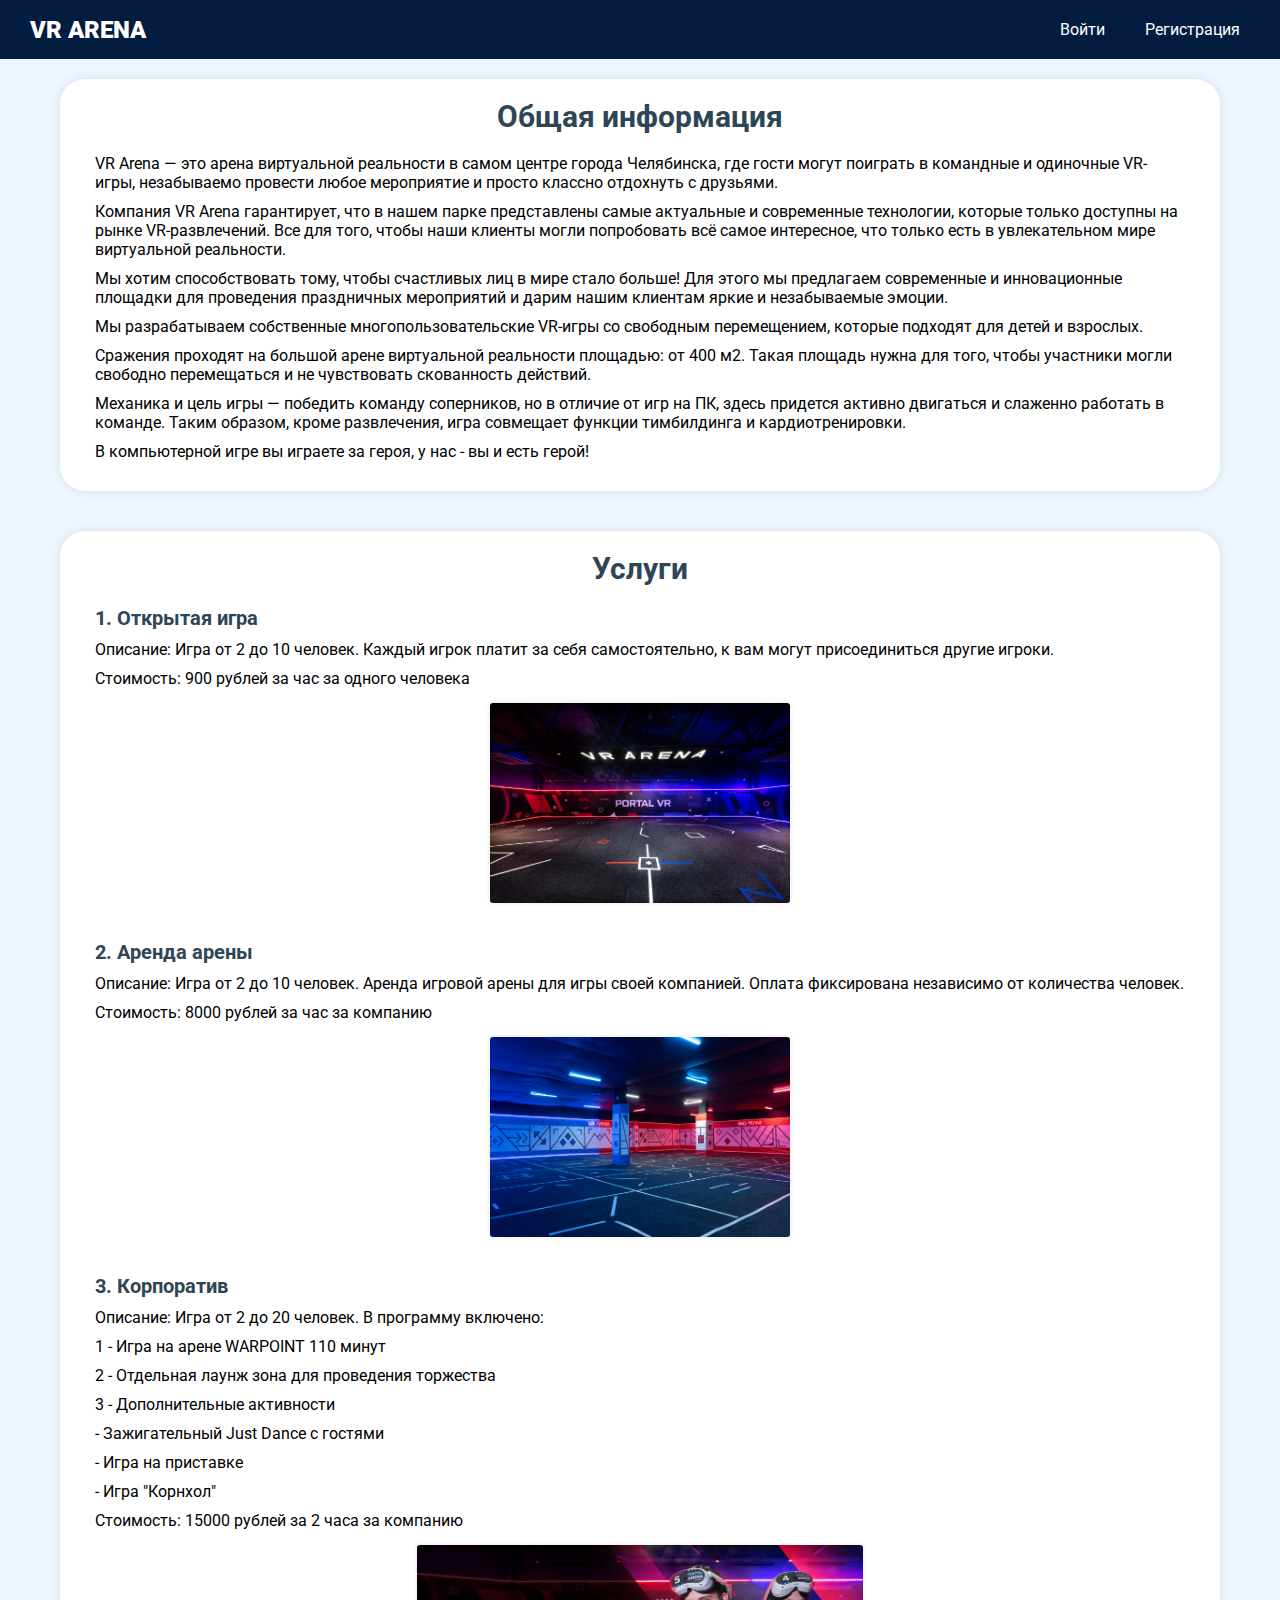
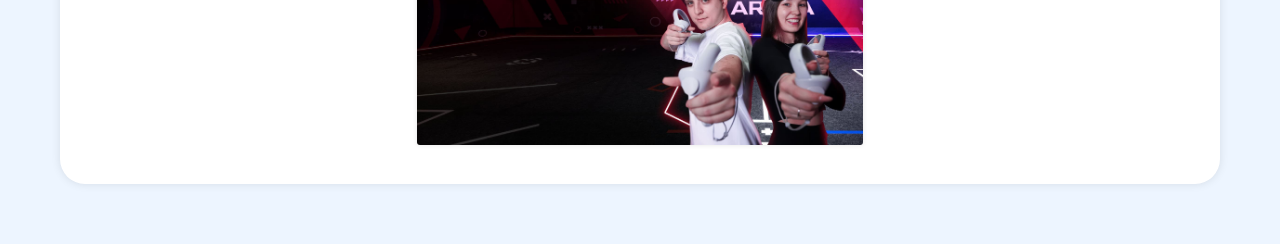
<file: index.html>
<!DOCTYPE html>
<html lang="ru">

<head>
    <meta charset="UTF-8">
    <meta name="viewport" content="width=device-width, initial-scale=1.0">
    <title>VR Arena</title>
    <link rel="stylesheet" href="./style/styles.css">
    <script src="https://ajax.googleapis.com/ajax/libs/jquery/3.7.1/jquery.min.js"></script>
</head>

<body>
    <header class="header">
        <div class="logo">VR ARENA</div>
        <nav class="nav">
            <a href="./login.html">Войти</a>
            <a href="./register.html">Регистрация</a>
        </nav>
    </header>

    <div class="container">
        <div class="welcome">
            <h2>Общая информация</h2>
            <p> 
                VR Arena  — это арена виртуальной реальности в самом центре города Челябинска, где гости могут поиграть в командные и одиночные VR-игры, незабываемо провести любое мероприятие и просто классно отдохнуть с друзьями.
            </p>
            <p>
                Компания VR Arena гарантирует, что в нашем парке представлены самые актуальные и современные технологии, которые только доступны на рынке VR-развлечений. Все для того, чтобы наши клиенты могли попробовать всё самое интересное, что только есть в увлекательном мире виртуальной реальности.
            </p>
            <p>
                Мы хотим способствовать тому, чтобы счастливых лиц в мире стало больше! Для этого мы предлагаем современные и инновационные площадки для проведения праздничных мероприятий и дарим нашим клиентам яркие и незабываемые эмоции.
            </p>
            <p>
                Мы разрабатываем собственные многопользовательские VR-игры со свободным перемещением, которые подходят для детей и взрослых.
            </p>
            <p>
                Сражения проходят на большой арене виртуальной реальности площадью: от 400 м2. Такая площадь нужна для того, чтобы участники могли свободно перемещаться и не чувствовать скованность действий.
            </p>
            <p>
                Механика и цель игры — победить команду соперников, но в отличие от игр на ПК, здесь придется активно двигаться и слаженно работать в команде. Таким образом, кроме развлечения, игра совмещает функции тимбилдинга и кардиотренировки.
            </p>
            <p>
                В компьютерной игре вы играете за героя, у нас - вы и есть герой!
            </p>
        </div>
        <div class="welcome">
            <h2>Услуги</h2>
            <h3>
                1.	Открытая игра
            </h3>
            <p> 
                Описание: Игра от 2 до 10 человек. Каждый игрок платит за себя самостоятельно, к вам могут присоединиться другие игроки.     
            </p>
            <p>
                Стоимость: 900 рублей за час за одного человека
            </p>
            <div class="card-image-container">
                <img src="/img/arena1.jpg" alt="Card image" class="card-image">
            </div>

            <br>

            <h3>
                2.	Аренда арены
            </h3>
            <p> 
                Описание: Игра от 2 до 10 человек. Аренда игровой арены для игры своей компанией. Оплата фиксирована независимо от количества человек.                        
            </p>
            <p>
                Стоимость: 8000 рублей за час за компанию
            </p>
            <div class="card-image-container">
                <img src="/img/arena2.jpg" alt="Card image" class="card-image">
            </div>

            <br>

            <h3>
                3.	Корпоратив
            </h3>
            <p>Описание: Игра от 2 до 20 человек. В программу включено:</p>
            <p>1 - Игра на арене WARPOINT 110 минут</p>
            <p>2 - Отдельная лаунж зона для проведения торжества</p>
            <p>3 - Дополнительные активности</p>
            <p>- Зажигательный Just Dance с гостями</p>
            <p>- Игра на приставке</p>
            <p>- Игра "Корнхол"</p>
            <p>Стоимость: 15000 рублей за 2 часа за компанию</p>
            <div class="card-image-container">
                <img src="/img/arena3.jpg" alt="Card image" class="card-image">
            </div>
        </div>
    </div>

    <script src="./js/script.js"></script>
</body>

</html>
</file>
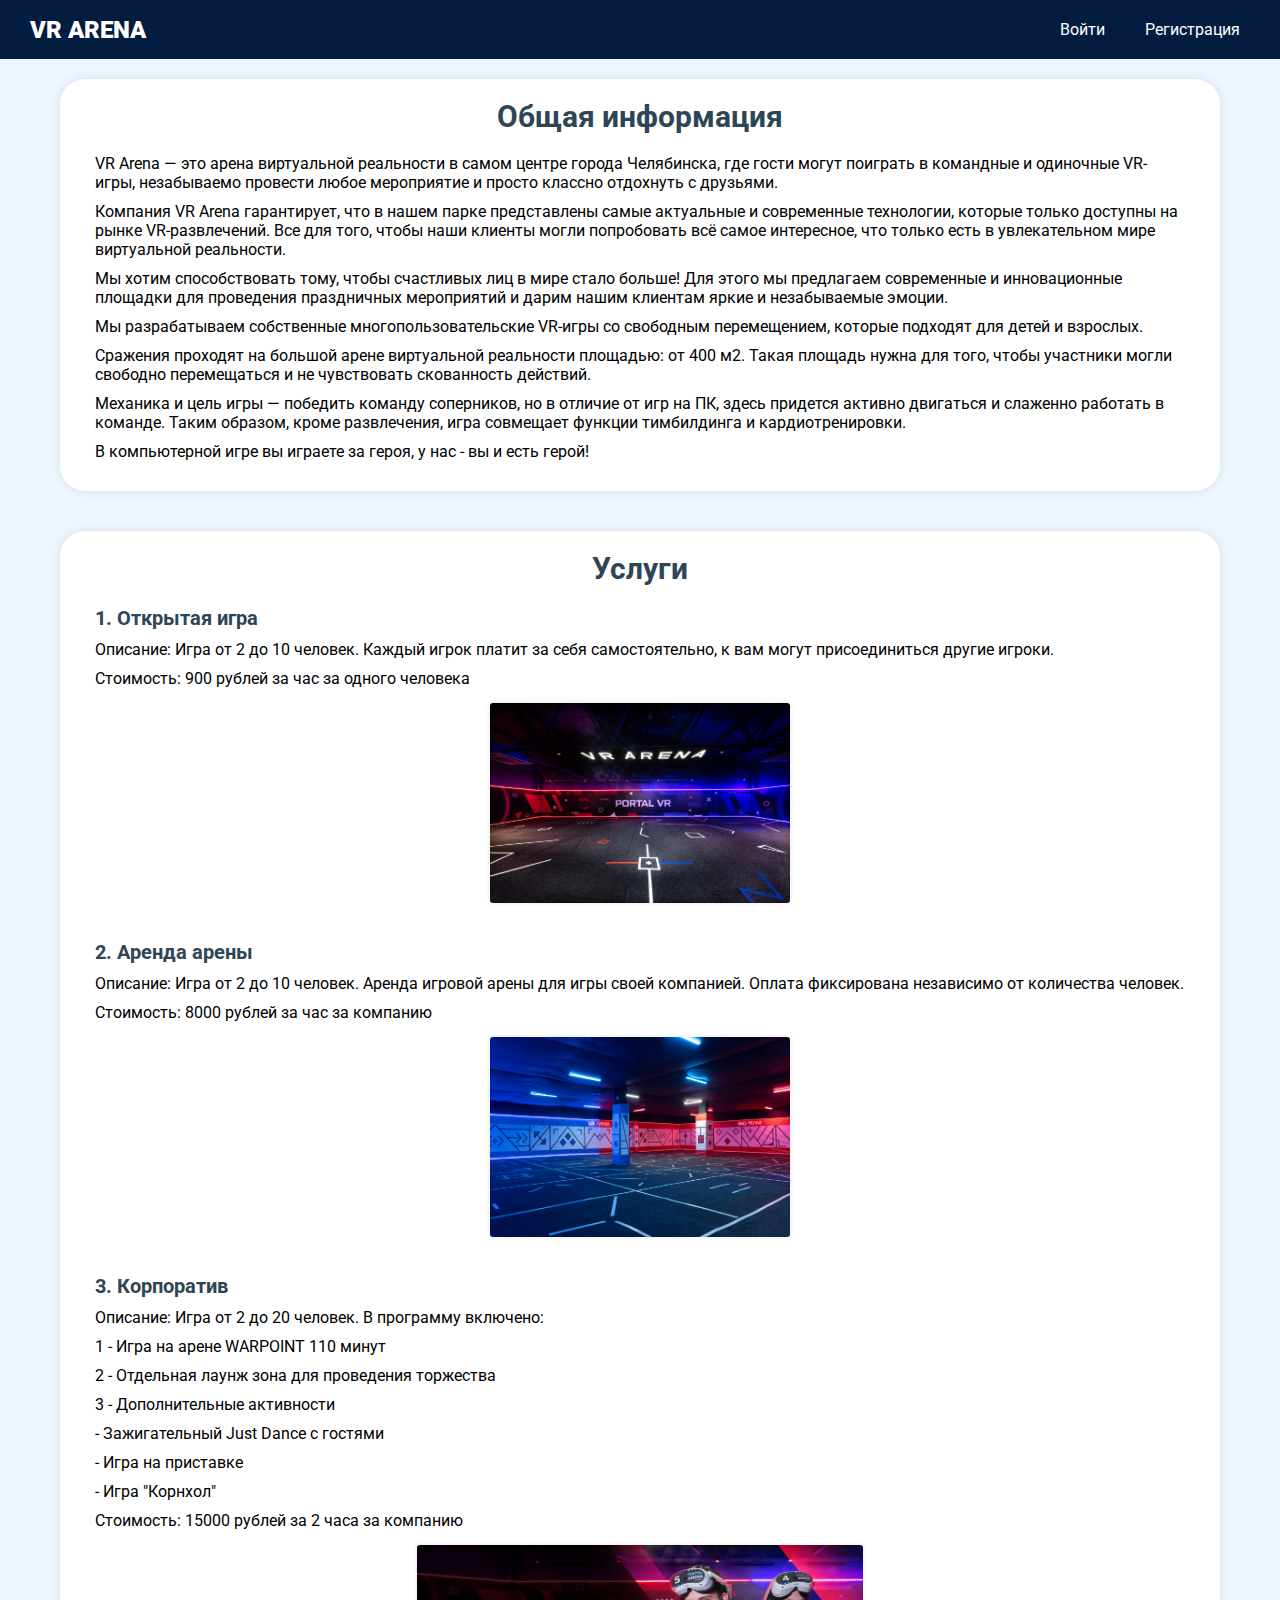
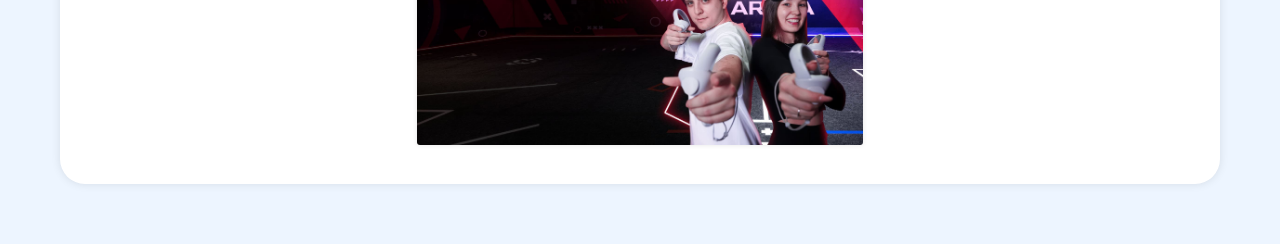
<file: cards.html>
<!-- cards.html (Page 4 - Cards display page) -->
<!DOCTYPE html>
<html lang="en">

<head>
    <meta charset="UTF-8">
    <meta name="viewport" content="width=device-width, initial-scale=1.0">
    <title>VR Arena Заявки пользователей</title>
    <link rel="stylesheet" href="./style/styles.css">
    <script src="https://ajax.googleapis.com/ajax/libs/jquery/3.7.1/jquery.min.js"></script>
</head>

<body>
    <header class="header">
        <div class="logo">VR ARENA</div>
        <nav class="nav">
            <a href="./cards.html">Заявки</a>
            <a href="./create.html">Создать заявку</a>
            <div class="profile">
                <button class="profile-btn">Профиль (<span id="username">Пользователь</span>)</button>
                <div id="profile-dropdown" class="dropdown-content">
                    <a href="#" class="logout-btn">Выход</a>
                </div>
            </div>
        </nav>
    </header>

    <div class="container">
        <h1>Заявки</h1>
        <div id="cards-container" class="cards-container">
            <!-- Cards will be displayed here -->
        </div>
    </div>

    <script src="./js/script.js"></script>
</body>

</html>
</file>
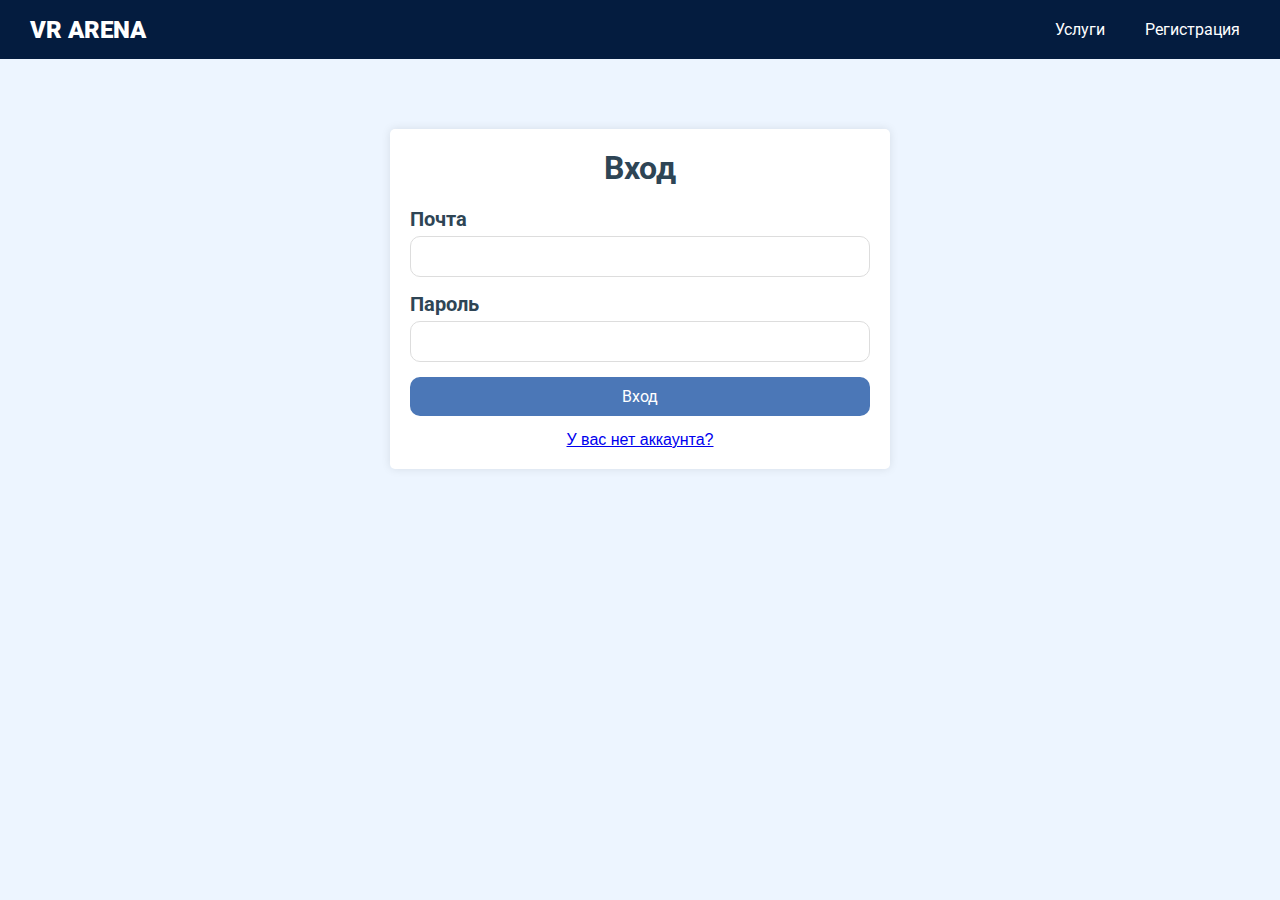
<file: create.html>
<html lang="ru">

<head>
    <meta charset="UTF-8">
    <meta name="viewport" content="width=device-width, initial-scale=1.0">
    <title>VR Arena Создание заявки</title>
    <link rel="stylesheet" href="./style/styles.css">
    <script src="https://ajax.googleapis.com/ajax/libs/jquery/3.7.1/jquery.min.js"></script>
</head>

<body>
    <header class="header">
        <div class="logo">VR ARENA</div>
        <nav class="nav">
            <a href="./cards.html">Заявки</a>
            <a href="./create.html">Создать заявку</a>
            <div class="profile">
                <button class="profile-btn">Профиль (<span id="username">Пользователь</span>)</button>
                <div id="profile-dropdown" class="dropdown-content">
                    <a href="#" class="logout-btn">Выйти</a>
                </div>
            </div>
        </nav>
    </header>

    <div class="container">
        <div class="form-container">
            <h1>Создать новую карточку</h1>
            <form id="create-form">
                <div class="form-group">
                    <label for="card-title">Тип услуги</label>
                    <select type="text" id="card-title" required>
                        <option value="Открытая игра">Открытая игра</option>
                        <option value="Аренда арены">Аренда арены</option>
                        <option value="Корпоратив">Корпоратив</option>
                    </select>
                </div>
                <div class="form-group">
                    <label for="card-title">Дата бронирования</label>
                    <input type="date" id="card-data" required>
                </div>
                <div class="form-group">
                    <label for="card-title">Время бронирования</label>
                    <input type="time" id="card-time" required>
                </div>
                <div class="form-group">
                    <label for="card-title">Количество игроков</label>
                    <input type="number" id="card-number" required>
                </div>
                <div class="form-group">
                    <label for="card-title">Тип оплаты</label>
                    <select type="text" id="card-money" required>
                        <option value="Наличные">Наличные</option>
                        <option value="Картой">Картой</option>
                    </select>
                </div>
                <button type="submit">Создать заявку</button>
            </form>
        </div>
    </div>

    <script src="./js/script.js"></script>
</body>

</html>
</file>
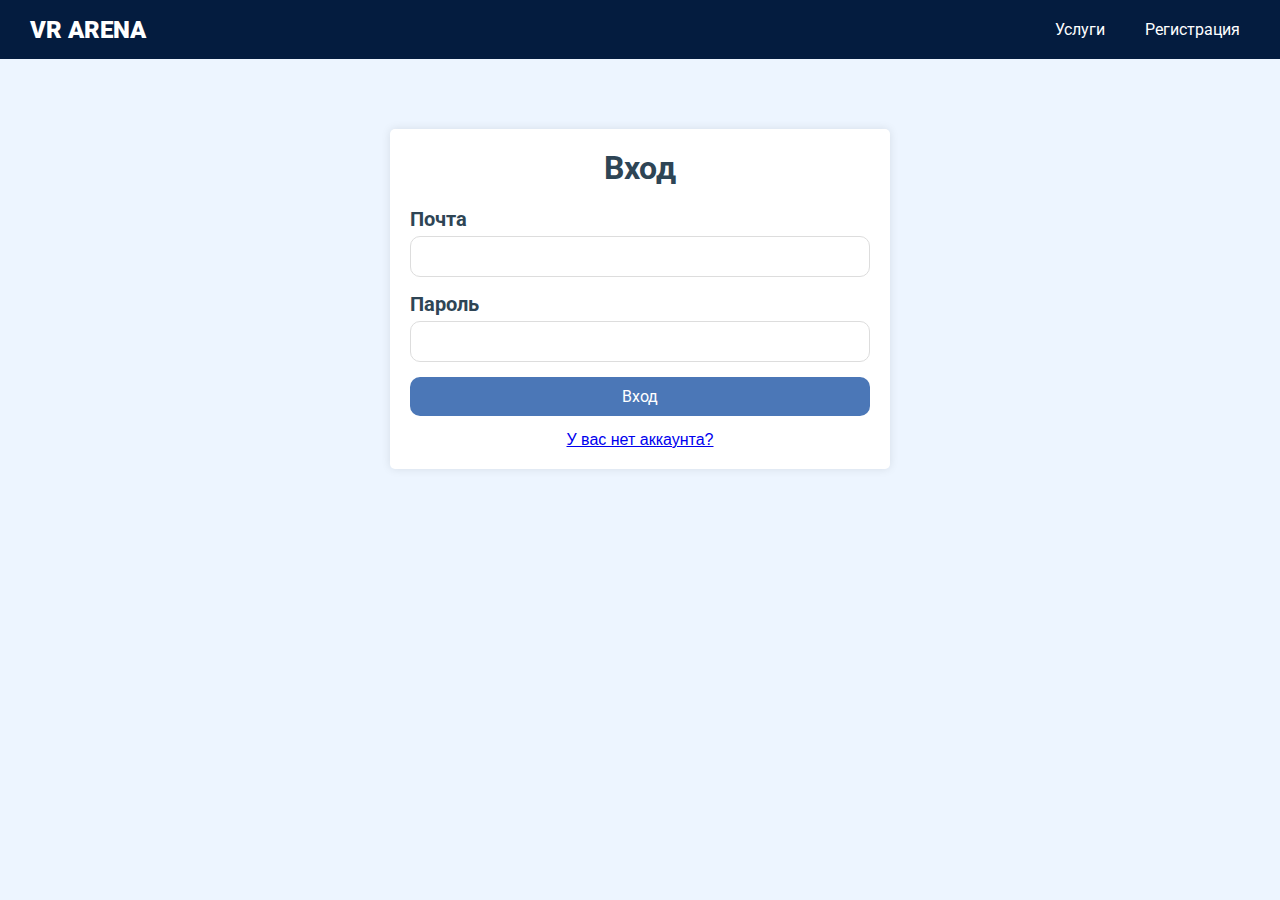
<file: login.html>
<!-- login.html (Page 3 - Login page) -->
<!DOCTYPE html>
<html lang="ru">

<head>
    <meta charset="UTF-8">
    <meta name="viewport" content="width=device-width, initial-scale=1.0">
    <title>VR Arena Вход</title>
    <link rel="stylesheet" href="./style/styles.css">
    <script src="https://ajax.googleapis.com/ajax/libs/jquery/3.7.1/jquery.min.js"></script>
</head>

<body>
    <header class="header">
        <div class="logo">VR ARENA</div>
        <nav class="nav">
            <a href="./index.html">Услуги</a>
            <a href="./register.html">Регистрация</a>
        </nav>
    </header>

    <div class="container">
        <div class="form-container">
            <h1>Вход</h1>
            <form id="login-form">
                <div class="form-group">
                    <label for="login-username">Почта</label>
                    <input type="text" id="login-username" required>
                </div>
                <div class="form-group">
                    <label for="login-password">Пароль</label>
                    <input type="password" id="login-password" required>
                </div>
                <button type="submit">Вход</button>
            </form>
            <p style="margin-top: 15px; text-align: center;">
                <a href="./register.html">У вас нет аккаунта?</a>
            </p>
        </div>
    </div>

    <script src="./js/script.js"></script>
</body>

</html>
</file>
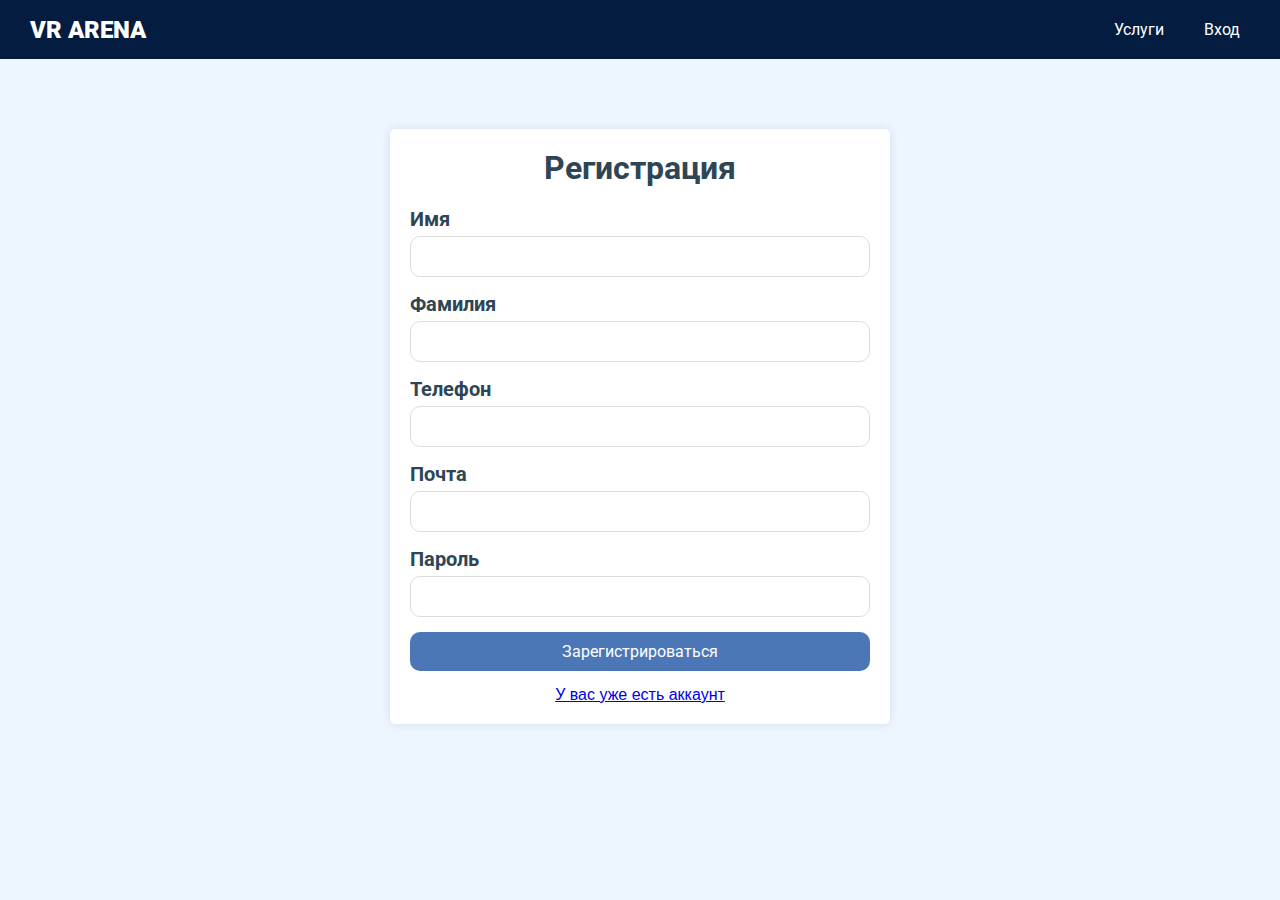
<file: register.html>
<!-- register.html (Page 2 - Registration page) -->
<!DOCTYPE html>
<html lang="ru">

<head>
    <meta charset="UTF-8">
    <meta name="viewport" content="width=device-width, initial-scale=1.0">
    <title>VR Arena Регистрация</title>
    <link rel="stylesheet" href="./style/styles.css">
    <script src="https://ajax.googleapis.com/ajax/libs/jquery/3.7.1/jquery.min.js"></script>
</head>

<body>
    <header class="header">
        <div class="logo">VR ARENA</div>
        <nav class="nav">
            <a href="./index.html">Услуги</a>
            <a href="./login.html">Вход</a>
        </nav>
    </header>

    <div class="container">
        <div class="form-container">
            <h1>Регистрация</h1>
            <form id="register-form">
                <div class="form-group">
                    <label for="register-username">Имя</label>
                    <input type="text" id="register" required>
                </div>
                <div class="form-group">
                    <label for="register-username">Фамилия</label>
                    <input type="text" id="register" required>
                </div>
                <div class="form-group">
                    <label for="register-username">Телефон</label>
                    <input type="text" id="register" required>
                </div>
                <div class="form-group">
                    <label for="register-username">Почта</label>
                    <input type="text" id="register-username" required>
                </div>
                <div class="form-group">
                    <label for="register-password">Пароль</label>
                    <input type="password" id="register-password" required>
                </div>
                <button type="submit">Зарегистрироваться</button>
            </form>
            <p style="margin-top: 15px; text-align: center;">
                <a href="./login.html">У вас уже есть аккаунт</a>
            </p>
        </div>
    </div>

    <script src="./js/script.js"></script>
</body>

</html>
</file>
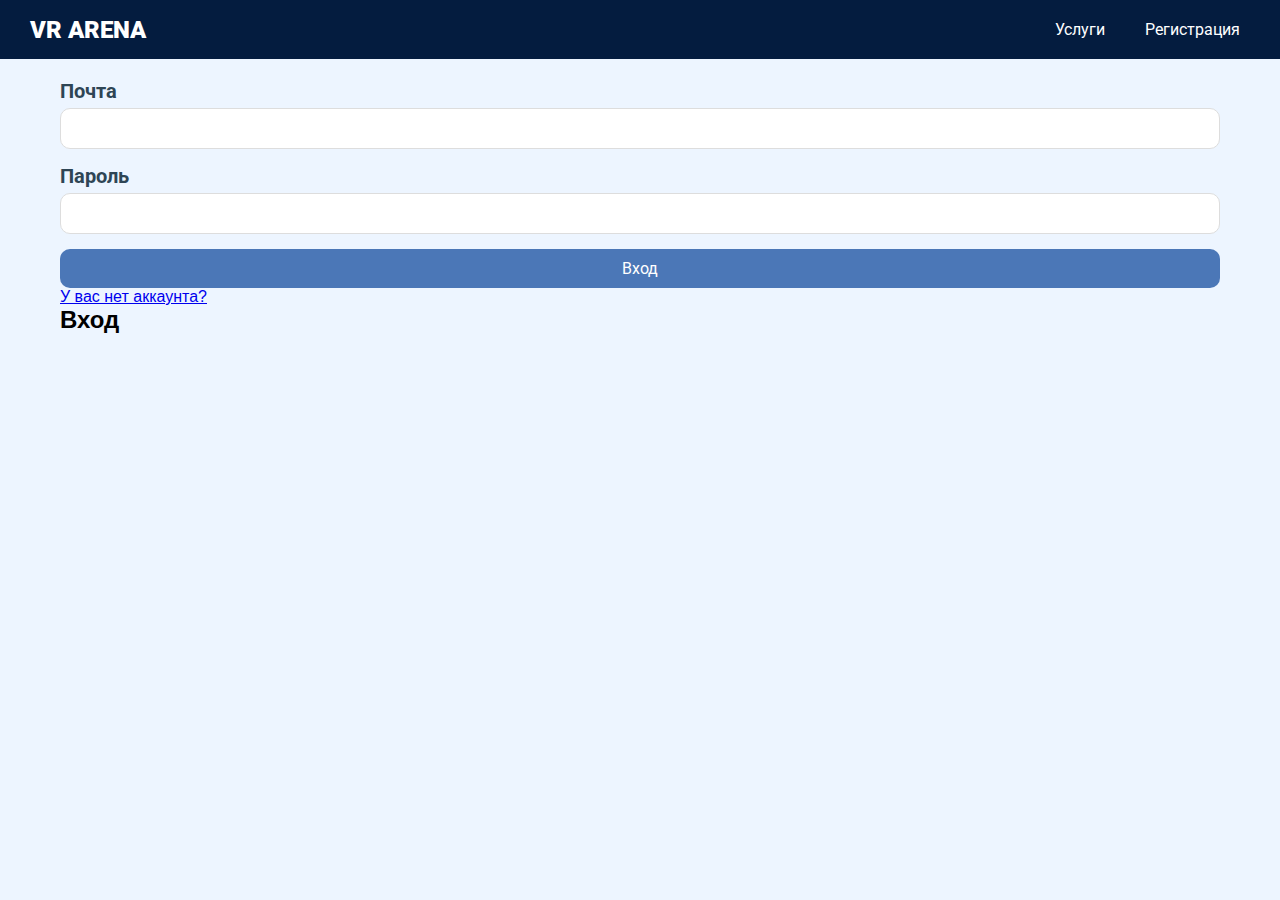
<file: pages/create.html>
<html lang="ru">

<head>
    <meta charset="UTF-8">
    <meta name="viewport" content="width=device-width, initial-scale=1.0">
    <title>VR Arena Создание заявки</title>
    <link rel="stylesheet" href="../style/styles.css">
    <script src="https://ajax.googleapis.com/ajax/libs/jquery/3.7.1/jquery.min.js"></script>
</head>

<body>
    <header class="header">
        <div class="logo">VR ARENA</div>
        <nav class="nav">
            <a href="../pages/cards.html">Заявки</a>
            <a href="../pages/create.html">Создать заявку</a>
            <div class="profile">
                <button class="profile-btn">Профиль (<span id="username">Пользователь</span>)</button>
                <div id="profile-dropdown" class="dropdown-content">
                    <a href="#" class="logout-btn">Выйти</a>
                </div>
            </div>
        </nav>
    </header>

    <div class="container">
        <div class="form-panelFlex">
            <div class="leftPanel">
                <form id="create-form">
                    <div class="form-group">
                        <label for="card-title">Тип услуги</label>
                        <select type="text" id="card-title" required>
                            <option value="Открытая игра">Открытая игра</option>
                            <option value="Аренда арены">Аренда арены</option>
                            <option value="Корпоратив">Корпоратив</option>
                        </select>
                    </div>
                    <div class="form-group">
                        <label for="card-title">Дата бронирования</label>
                        <input type="date" id="card-data" required>
                    </div>
                    <div class="form-group">
                        <label for="card-title">Время бронирования</label>
                        <input type="time" id="card-time" required>
                    </div>
                    <div class="form-group">
                        <label for="card-title">Количество игроков</label>
                        <input type="number" id="card-number" required>
                    </div>
                    <div class="form-group">
                        <label for="card-title">Тип оплаты</label>
                        <select type="text" id="card-money" required>
                            <option value="Наличные">Наличные</option>
                            <option value="Картой">Картой</option>
                        </select>
                    </div>
                    <div class="form-group">
                        <label for="card-image">Изображение</label>
                        <input type="file" id="card-image" accept="image/*">
                        <div id="image-preview-container" style="display:none; margin-top: 10px;">
                            <img id="image-preview" src="#" alt="Image preview" style="max-width: 100%; max-height: 200px;">
                        </div>
                    </div>
                    <button type="submit">Создать заявку</button>
                </form>
            </div>
            <div class="rightPanel">
                <h2>Создать новую карточку</h2>
            </div>
        </div>
    </div>

    <script src="../js/script.js"></script>
</body>

</html>
</file>
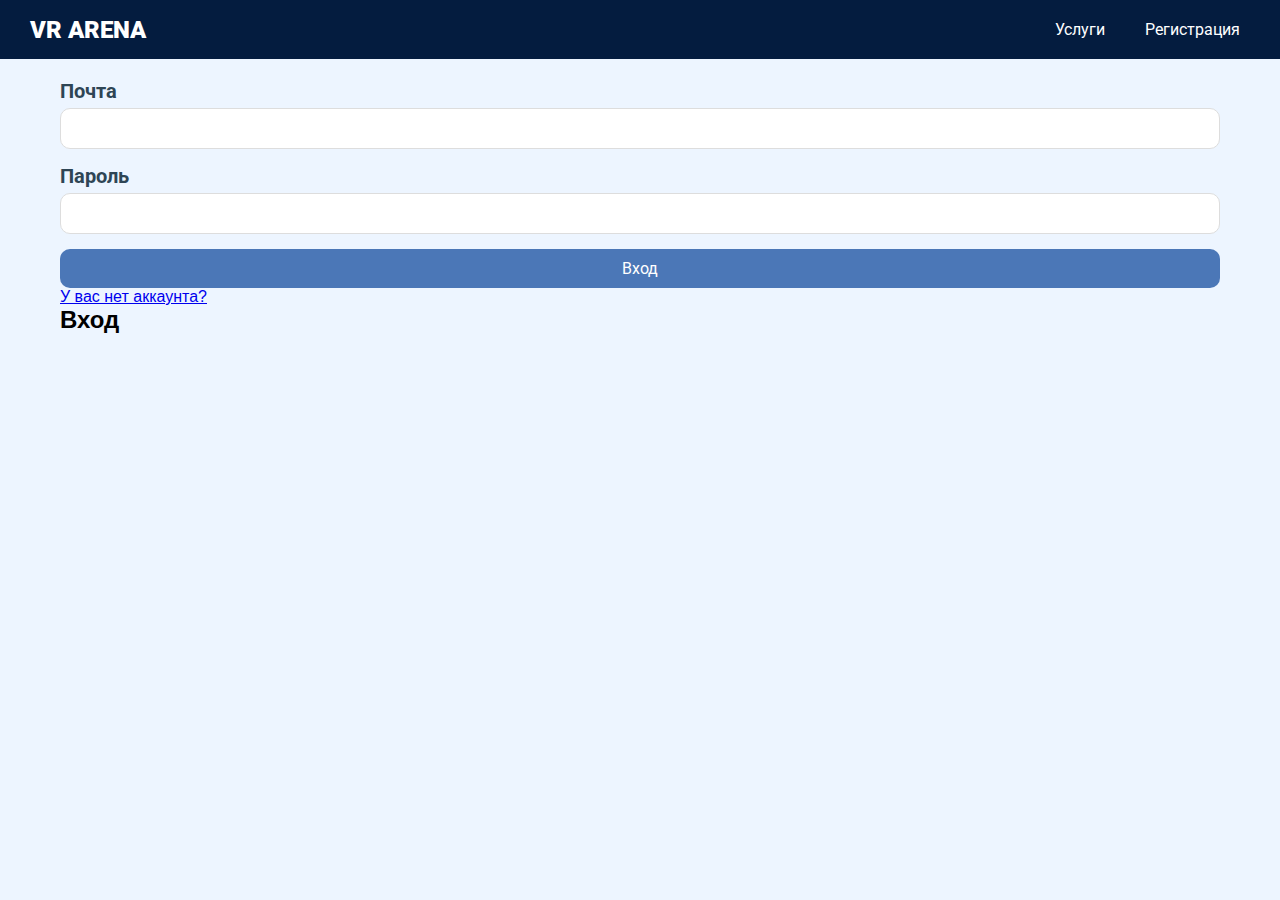
<file: pages/login.html>
<!-- login.html (Page 3 - Login page) -->
<!DOCTYPE html>
<html lang="ru">

<head>
    <meta charset="UTF-8">
    <meta name="viewport" content="width=device-width, initial-scale=1.0">
    <title>VR Arena Вход</title>
    <link rel="stylesheet" href="../style/styles.css">
    <script src="https://ajax.googleapis.com/ajax/libs/jquery/3.7.1/jquery.min.js"></script>
</head>

<body>
    <header class="header">
        <div class="logo">VR ARENA</div>
        <nav class="nav">
            <a href="../index.html">Услуги</a>
            <a href="../pages/register.html">Регистрация</a>
        </nav>
    </header>

    <div class="container">
        <div class="form-panelFlex">
            <div class="leftPanel">
                <form id="login-form">
                    <div class="form-group">
                        <label for="login-username">Почта</label>
                        <input type="text" id="login-username" required>
                    </div>
                    <div class="form-group">
                        <label for="login-password">Пароль</label>
                        <input type="password" id="login-password" required>
                    </div>
                    <button type="submit">Вход</button>
                </form>
                <p class="hint">
                    <a href="./register.html" class="hint">У вас нет аккаунта?</a>
                </p>
            </div>
            <div class="rightPanel">
                <h2>Вход</h2>
            </div>
        </div>
    </div>

    <script src="../js/script.js"></script>
</body>

</html>
</file>
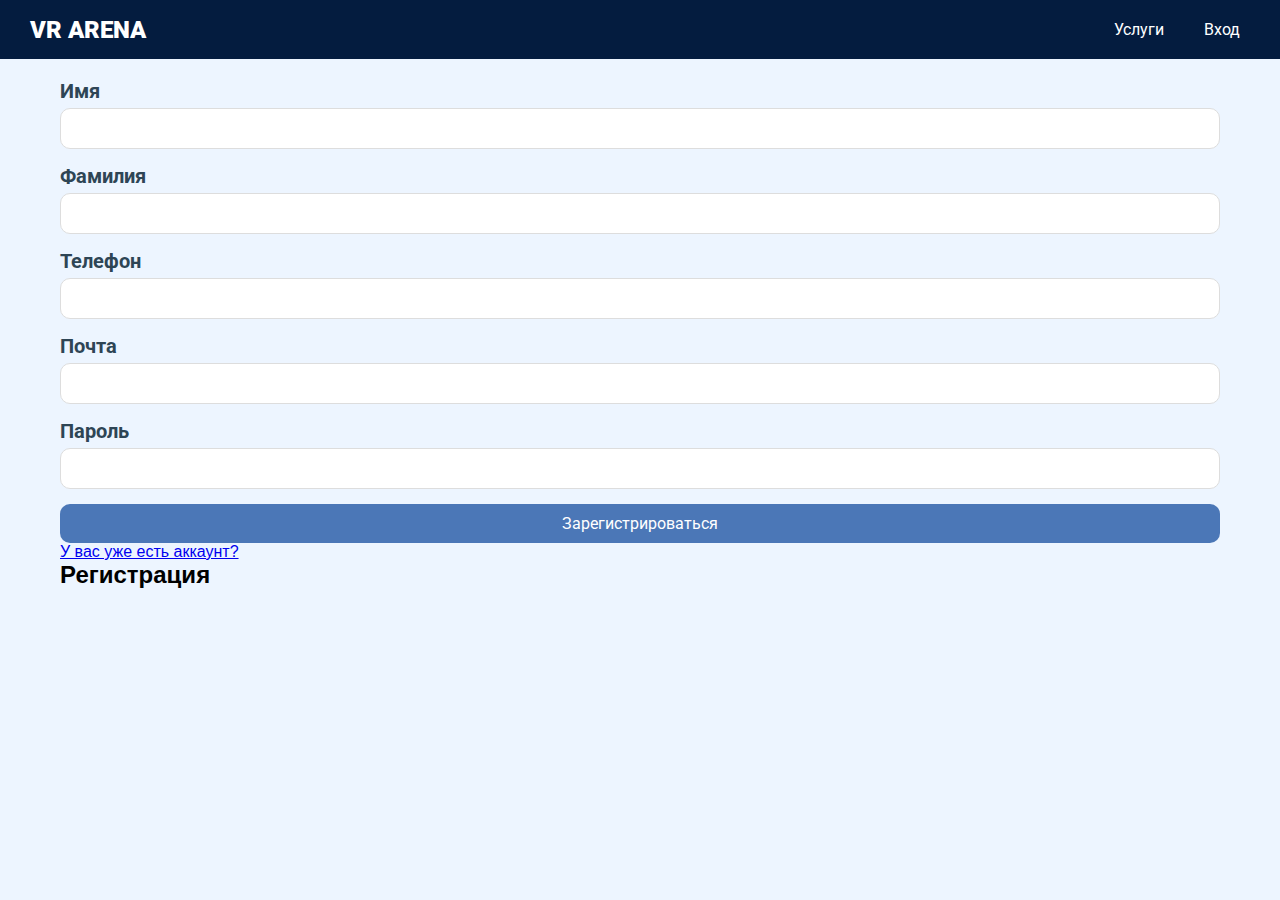
<file: pages/register.html>
<!-- register.html (Page 2 - Registration page) -->
<!DOCTYPE html>
<html lang="ru">

<head>
    <meta charset="UTF-8">
    <meta name="viewport" content="width=device-width, initial-scale=1.0">
    <title>VR Arena Регистрация</title>
    <link rel="stylesheet" href="../style/styles.css">
    <script src="https://ajax.googleapis.com/ajax/libs/jquery/3.7.1/jquery.min.js"></script>
</head>

<body>
    <header class="header">
        <div class="logo">VR ARENA</div>
        <nav class="nav">
            <a href="../index.html">Услуги</a>
            <a href="../pages/login.html">Вход</a>
        </nav>
    </header>

    <div class="container">
        <div class="form-panelFlex">
            <div class="leftPanel">
                <form id="register-form">
                    <div class="form-group">
                        <label for="register-username">Имя</label>
                        <input type="text" id="register" required>
                    </div>
                    <div class="form-group">
                        <label for="register-username">Фамилия</label>
                        <input type="text" id="register" required>
                    </div>
                    <div class="form-group">
                        <label for="register-username">Телефон</label>
                        <input type="text" id="register" required>
                    </div>
                    <div class="form-group">
                        <label for="register-username">Почта</label>
                        <input type="text" id="register-username" required>
                    </div>
                    <div class="form-group">
                        <label for="register-password">Пароль</label>
                        <input type="password" id="register-password" required>
                    </div>
                    <button type="submit">Зарегистрироваться</button>
                </form>
                <p class="hint">
                    <a href="../pages/login.html" class="hint">У вас уже есть аккаунт?</a>
                </p>
            </div>
            <div class="rightPanel">
                <h2>Регистрация</h2>
            </div>
        </div>
    </div>

    <script src="../js/script.js"></script>
</body>

</html>
</file>
<file: style/styles.css>
@import url('https://fonts.googleapis.com/css2?family=Open+Sans:ital,wght@0,300..800;1,300..800&family=Roboto:ital,wght@0,100..900;1,100..900&display=swap');
* {
    margin: 0;
    padding: 0;
    box-sizing: border-box;
    font-family: Arial, sans-serif;
}

body {
    background-color: #edf5ff;
}

.container {
    max-width: 1200px;
    margin: 0 auto;
    padding: 20px;
}

/* Header */
.header {
    display: flex;
    justify-content: space-between;
    align-items: center;
    background-color: #041C3F;
    padding: 15px 30px;
    color: white;
}

.logo {
    font-family: "Roboto", sans-serif;
    font-size: 24px;
    font-weight: 900;
}

.nav {
    display: flex;
    gap: 20px;
    align-items: center;
}

.nav a {
    color: white;
    text-decoration: none;
    font-family: "Roboto", sans-serif;
    font-weight: 400;
    font-size: 16px;
    padding: 5px 10px;
}

.nav a:hover {
    text-decoration: underline;
}

/* Form styles */
.form-container {
    max-width: 500px;
    margin: 50px auto;
    padding: 20px;
    background-color: white;
    border-radius: 5px;
    box-shadow: 0 0 10px rgba(0, 0, 0, 0.1);
}

.welcome {
    background-color: white;
    border-radius: 25px;
    padding: 20px;
    box-shadow: 0 0 10px rgba(0, 0, 0, 0.1);
    margin-bottom: 40px;
    padding-left: 35px;
    padding-right: 35px;
}

h1 {
    text-align: center;
    margin-bottom: 20px;
    color: #2E4555;
    font-family: "Roboto", sans-serif;
    font-weight: 700;
}

.welcome h2 {
    text-align: center;
    margin-bottom: 20px;
    color: #2E4555;
    font-family: "Roboto", sans-serif;
    font-weight: 700;
    font-size: 30px;
}

.welcome h3 {
    margin-bottom: 10px;
    color: #2E4555;
    font-family: "Roboto", sans-serif;
    font-weight: 700;
    font-size: 20px;
}

.welcome p {
    font-family: "Roboto", sans-serif;
    font-weight: 400;
    font-size: 16px;
    margin-bottom: 10px;
}

form {
    display: flex;
    flex-direction: column;
}

.form-group {
    margin-bottom: 15px;
}

label {
    margin-bottom: 5px;
    display: block;
    color: #2E4555;
    font-family: "Roboto", sans-serif;
    font-size: 20px;
    font-weight: 700;
}

input[type="text"],
input[type="password"],
input[type="number"],
input[type="time"],
input[type="date"],
textarea {
    width: 100%;
    padding: 10px;
    border: 1px solid #ddd;
    border-radius: 10px;

    font-family: "Roboto", sans-serif;
    font-size: 16px;
    font-weight: 400;
    color: #2E4555;
}

input[type="file"] {
    padding: 10px 0;
}

button {
    background-color: #4B77B7;
    color: white;
    border: none;
    padding: 10px 15px;
    cursor: pointer;
    border-radius: 10px;
    font-family: "Roboto", sans-serif;
    font-weight: 400;
    font-size: 16px;
}

button:hover {
    background-color: #2d466d;
}

/* Cards styles */
.cards-container {
    display: grid;
    grid-template-columns: repeat(auto-fill, minmax(300px, 1fr));
    gap: 20px;
    margin-top: 30px;
}

.card {
    background-color: white;
    border-radius: 25px;
    padding: 20px;
    box-shadow: 0 0 10px rgba(0, 0, 0, 0.1);
}

.card h1 {
    margin-bottom: 10px;
    font-family: "Roboto", sans-serif;
    font-size: 25px;
    font-weight: 700;
}

.cardText {
    font-family: "Roboto", sans-serif;
    font-weight: 450;
    font-size: 17px;
    color: #2b2b2b; 
}

.cardStatus {
    margin-top: 10px;
    font-family: "Roboto", sans-serif;
    font-weight: 400;
    font-size: 13px;
    color: #7e7e7e; 
}

.card-image-container {
    margin-top: 15px;
    margin-bottom: 15px;
    text-align: center;
}

.card-image {
    max-width: 100%;
    max-height: 200px;
    border-radius: 3px;
    box-shadow: 0 0 5px rgba(0, 0, 0, 0.1);
}

/* Profile dropdown */
.profile {
    position: relative;
    display: inline-block;
}

.profile-btn {
    background-color: transparent;
    border: none;
    color: white;
    cursor: pointer;
}

.dropdown-content {
    display: none;
    position: absolute;
    right: 0;
    background-color: #f9f9f9;
    min-width: 160px;
    box-shadow: 0px 8px 16px 0px rgba(0,0,0,0.2);
    z-index: 1;
}

.dropdown-content a {
    color: black;
    padding: 12px 16px;
    text-decoration: none;
    display: block;
}

.dropdown-content a:hover {
    background-color: #f1f1f1;
}

.show {
    display: block;
}

/* Status select and delete button */
select {
    margin-top: 10px;
    padding: 5px;
    width: 100%;
    padding: 10px;
    border: 1px solid #ddd;
    border-radius: 10px;

    font-family: "Roboto", sans-serif;
    font-size: 16px;
    font-weight: 400;
    color: #2E4555;
}

.delete-button {
    margin-top: 10px;
    width: 100%;
    background-color: #d9534f;
}

.delete-button:hover {
    background-color: #c9302c;
}

/* Image preview */
#image-preview-container {
    text-align: center;
    background-color: #f9f9f9;
    padding: 10px;
    border-radius: 3px;
}
</file>
